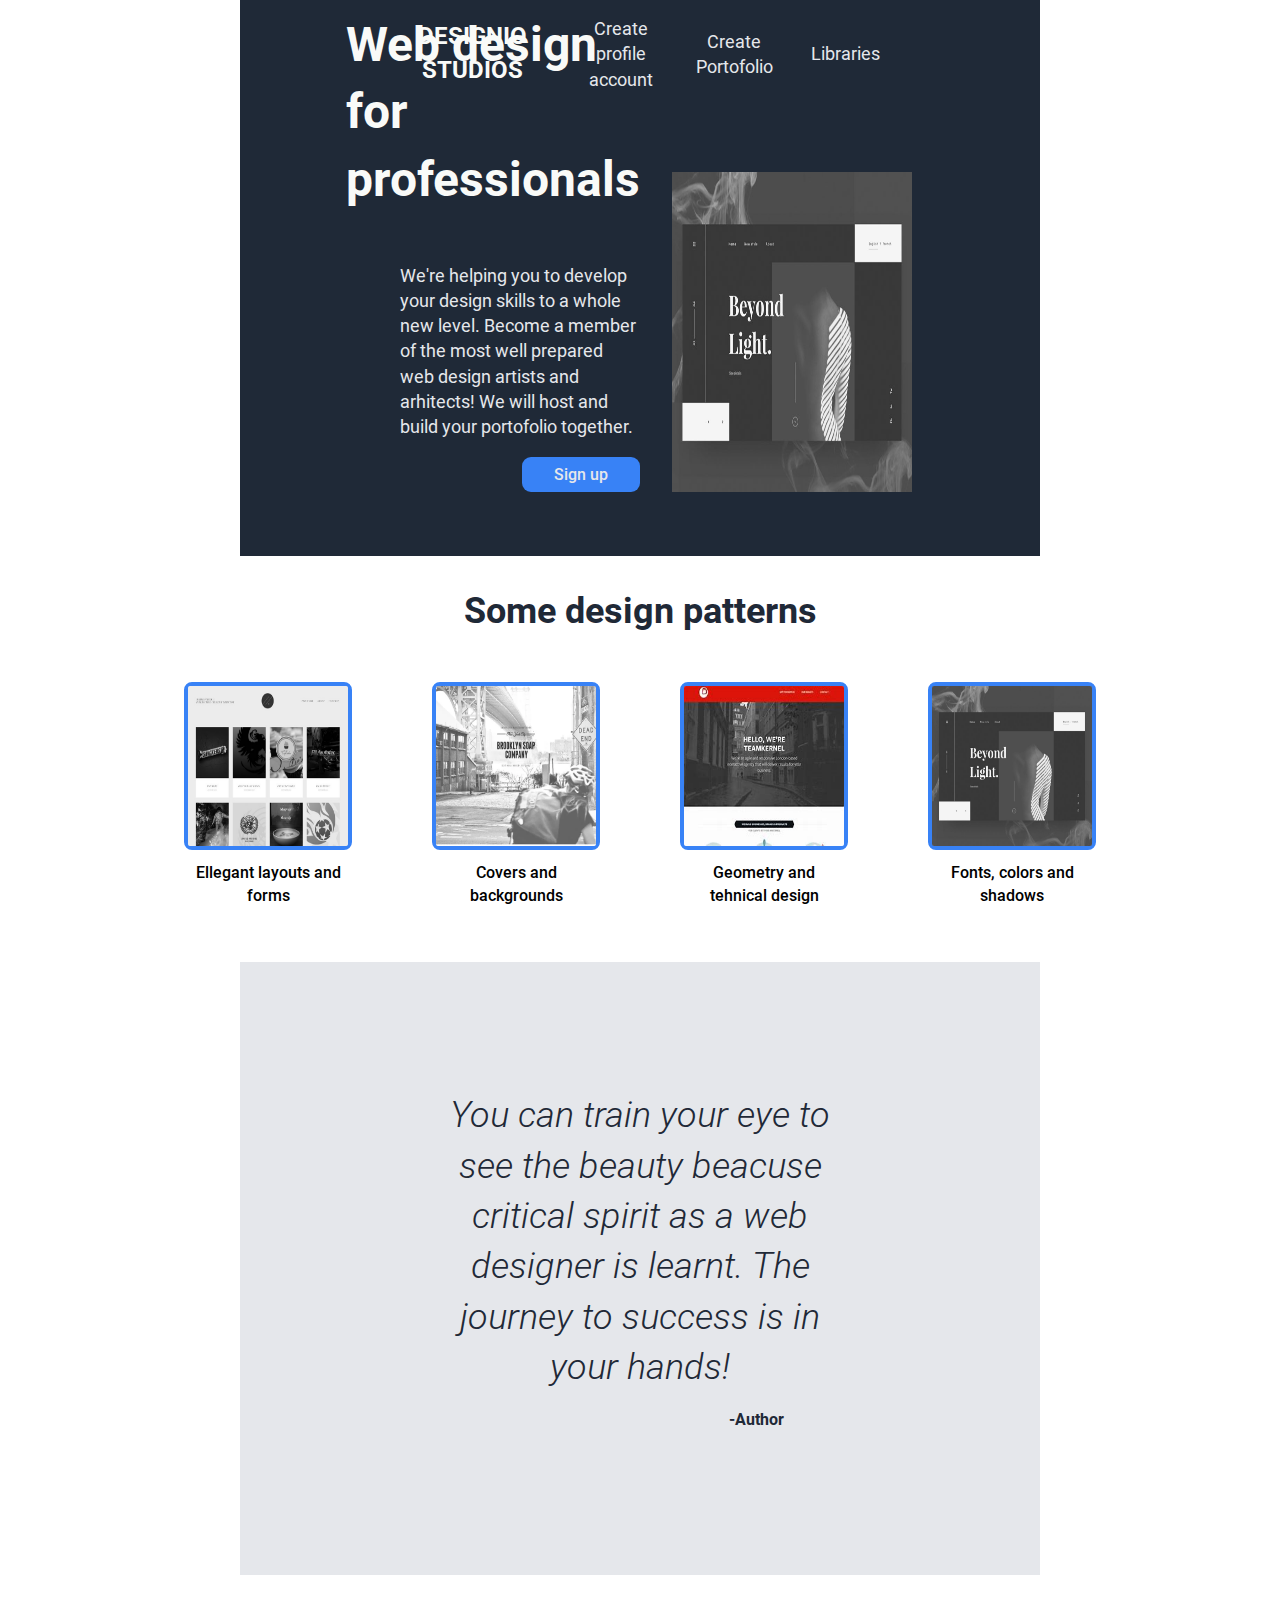
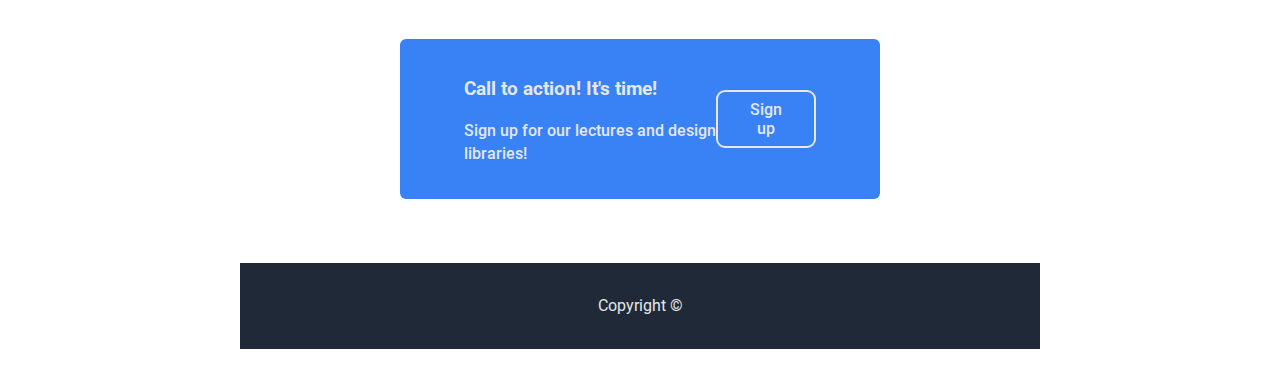
<file: index.html>
<!DOCTYPE html>
<html lang="en">
  <head>
    <meta charset="UTF-8" />
    <meta http-equiv="X-UA-Compatible" content="IE=edge" />
    <meta name="viewport" content="width=device-width, initial-scale=1.0" />
    <link
      href="https://fonts.googleapis.com/css2?family=Open+Sans&family=Roboto:wght@400;500&display=swap"
      rel="stylesheet"
    />
    <link rel="stylesheet" href="index.css" />
    <title>Main CSS Project</title>
  </head>

  <body>
    <header class="header">
      <div class="header-nav">
        <h2 class="header-logo_text">DESIGNIO STUDIOS</h2>
        <nav class="main-nav">
          <ul>
            <li>
              <a class="link-text" href="pages/about.html"
                >Create profile account</a
              >
            </li>
            <li>
              <a class="link-text" href="pages/portofolio.html"
                >Create Portofolio</a
              >
            </li>
            <li>
              <a class="link-text" href="#">Libraries</a>
            </li>
          </ul>
        </nav>
      </div>

      <div class="section_hero">
        <div class="hero_text-box">
          <h1 class="heading-primary">Web design for professionals</h1>
          <p class="heading-secondary">
            We're helping you to develop your design skills to a whole new
            level. Become a member of the most well prepared web design artists
            and arhitects! We will host and build your portofolio together.
          </p>
          <a href="3"><button class="sign_up-btn btn">Sign up</button></a>
        </div>
        <div class="hero-img">
          <img src="assets/black-white-web-ui-31.jpg" alt="A design " />
        </div>
      </div>
    </header>

    <main>
      <section class="section_info">
        <h2 class="section_info-heading">Some design patterns</h2>
        <div class="info-boxes">
          <figure class="box-fig">
            <img src="assets/bwg03.jpg " alt="a web design structure" />
            <figcaption>Ellegant layouts and forms</figcaption>
          </figure>
          <figure class="box-fig">
            <img src="assets/bwg09.webp" alt="design formula" />
            <figcaption>Covers and backgrounds</figcaption>
          </figure>
          <figure class="box-fig">
            <img src="assets/OIP (1).jfif" alt="design layout 2" />
            <figcaption>Geometry and tehnical design</figcaption>
          </figure>
          <figure class="box-fig">
            <img
              src="assets/black-white-web-ui-31.jpg"
              alt="fonts and spaces design"
            />
            <figcaption>Fonts, colors and shadows</figcaption>
          </figure>
        </div>
      </section>

      <section class="section_testimonial">
        <div class="testimony-text">
          You can train your eye to see the beauty beacuse critical spirit as a
          web designer is learnt. The journey to success is in your hands!
        </div>
        <p class="author">-Author</p>
      </section>

      <section class="section_call-to-action">
        <div>
          <h3>Call to action! It's time!</h3>
          <p class="call_p">Sign up for our lectures and design libraries!</p>
        </div>
        <div class="subscripe_btn">
          <a href="3"><button class="btn call_btn">Sign up</button></a>
        </div>
      </section>
      <footer class="footer">Copyright ©</footer>
    </main>
  </body>
</html>
</file>
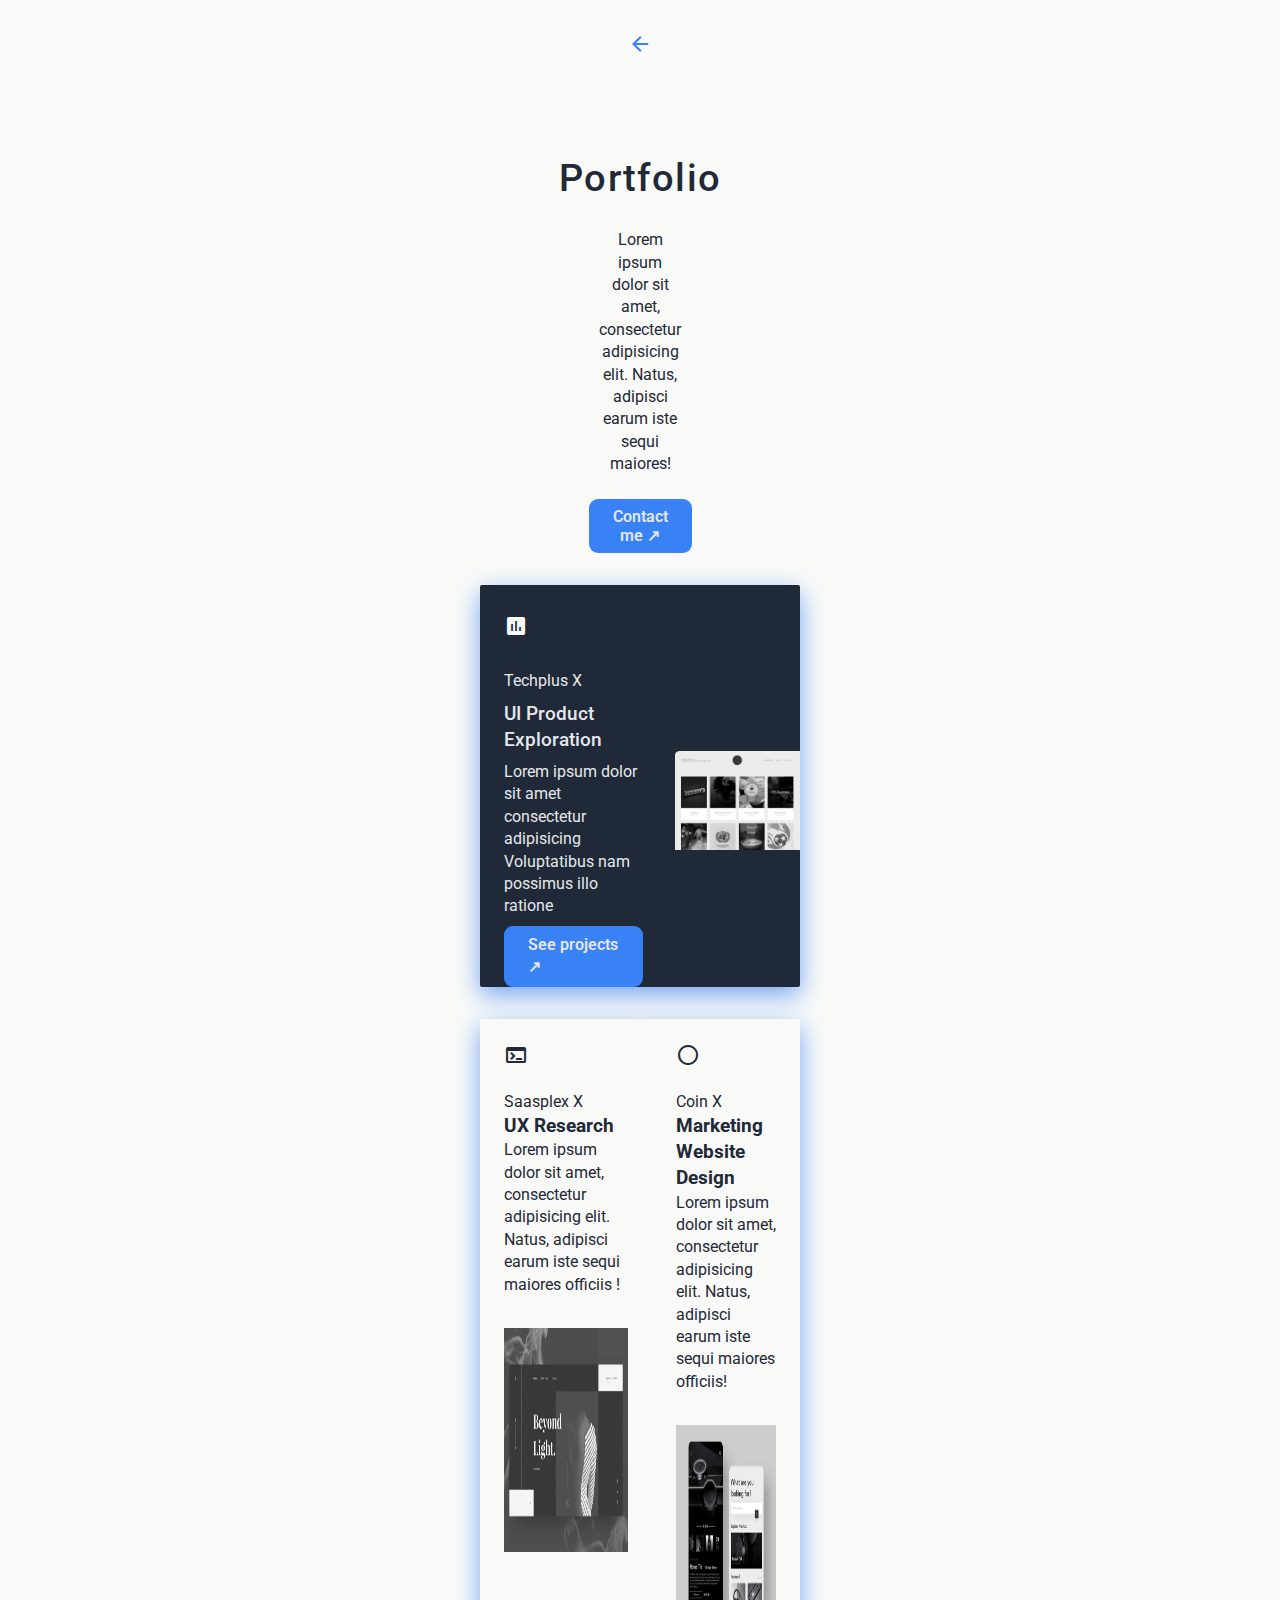
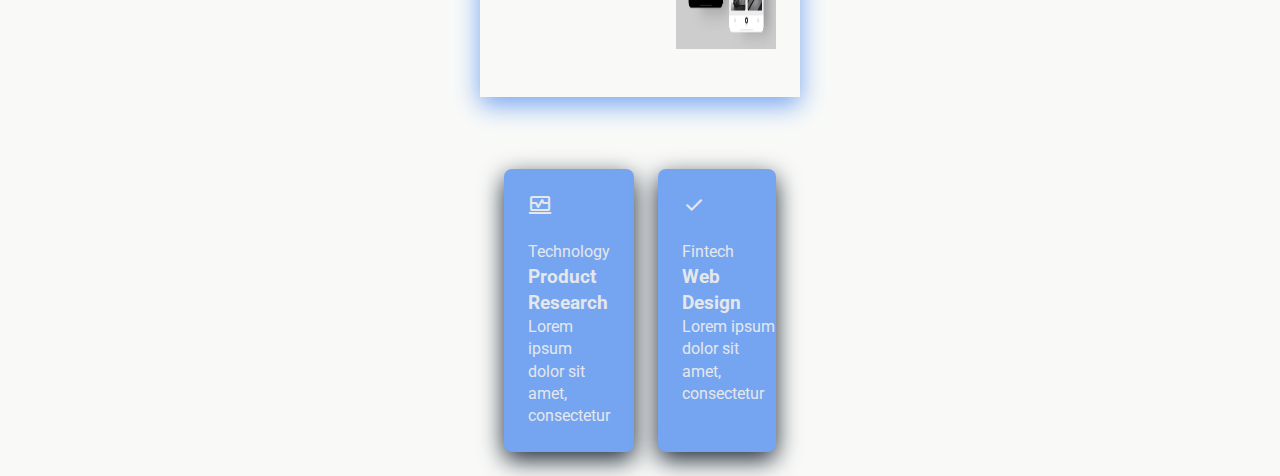
<file: pages/portofolio.html>
<!DOCTYPE html>
<html lang="en">
  <head>
    <meta charset="UTF-8" />
    <meta http-equiv="X-UA-Compatible" content="IE=edge" />
    <meta name="viewport" content="width=device-width, initial-scale=1.0" />
    <title>Assignment 3 - FLEXBOX</title>
    <link rel="stylesheet" href="portofolio.css" />
    <link
      href="https://fonts.googleapis.com/icon?family=Material+Icons"
      rel="stylesheet"
    />
    <link
      href="https://fonts.googleapis.com/css2?family=Open+Sans&family=Roboto&display=swap"
      rel="stylesheet"
    />
    <link rel="preconnect" href="https://fonts.googleapis.com" />
    <link rel="preconnect" href="https://fonts.gstatic.com" crossorigin />
    <link
      href="https://fonts.googleapis.com/css2?family=Open+Sans&family=Roboto:wght@400;500&display=swap"
      rel="stylesheet"
    />
    <link
      rel="stylesheet"
      href="https://fonts.googleapis.com/css2?family=Material+Symbols+Outlined:opsz,wght,FILL,GRAD@20..48,100..700,0..1,-50..200"
    />
  </head>
  <body>
    <header>
      <a href="../index.html"
        ><span class="material-icons" id="arrow"> arrow_back </span></a
      >
      <h1>Portfolio</h1>
      <p>
        Lorem ipsum dolor sit amet, consectetur adipisicing elit. Natus,
        adipisci earum iste sequi maiores!
      </p>
      <a href="#"
        ><button type="button" class="btn btn-contact">Contact me ↗</button>
      </a>
    </header>
    <main>
      <section class="section-1">
        <div class="section-1_body">
          <div class="ui_ux">
            <span class="material-icons" id="asses-icon"> assessment </span>
            <p>Techplus X</p>
            <h3 class="UI_H3">UI Product Exploration</h3>
            <p>
              Lorem ipsum dolor sit amet consectetur adipisicing Voluptatibus
              nam possimus illo ratione
            </p>
            <a href="#"><buton class="btn">See projects ↗</buton></a>
          </div>
          <!--  -->
          <div>
            <img
              class="portofolio_ph"
              alt="Ui design"
              src="../assets/bwg03.jpg"
            />
          </div>
        </div>
      </section>
      <section class="section-2">
        <div class="middle-layout">
          <div class="block-1">
            <span class="material-symbols-outlined" id="asses-icon">
              terminal
            </span>
            <p>Saasplex X</p>
            <h3>UX Research</h3>
            <p>
              Lorem ipsum dolor sit amet, consectetur adipisicing elit. Natus,
              adipisci earum iste sequi maiores officiis !
            </p>

            <img
              class="img-size"
              alt="design"
              src="../assets/black-white-web-ui-31.jpg"
            />
          </div>

          <div class="block-2">
            <span class="material-symbols-outlined" id="asses-icon">
              radio_button_unchecked
            </span>
            <p>Coin X</p>
            <h3>Marketing Website Design</h3>
            <p>
              Lorem ipsum dolor sit amet, consectetur adipisicing elit. Natus,
              adipisci earum iste sequi maiores officiis!
            </p>

            <img
              class="img-size"
              alt="dsign-plus"
              src="../assets/588942cc9840377d4ec8f8947f225d8c.jpg"
            />
          </div>
        </div>
      </section>
      <!--  -->
      <section class="section-3">
        <div class="block-3">
          <span class="material-symbols-outlined" id="asses-icon">
            browse_activity
          </span>
          <p>Technology</p>
          <h3>Product Research</h3>
          <p>Lorem ipsum dolor sit amet, consectetur</p>
        </div>
        <div class="block-4">
          <span class="material-symbols-outlined" id="asses-icon"> done </span>
          <p>Fintech</p>
          <h3>Web Design</h3>
          <p>Lorem ipsum dolor sit amet, consectetur</p>
        </div>
      </section>
    </main>
  </body>
</html>
</file>
<file: index.css>
@font-face {
  font-family: "Roboto";
  src: url(Roboto/Roboto-Medium.ttf);
}

@font-face {
  font-family: "Roboto-Regular";
  src: url(Roboto/Roboto-Regular.ttf);
}

@font-face {
  font-family: "Roboto-LigthItalic";
  src: url(Roboto/Roboto-LightItalic.ttf);
}

@font-face {
  font-family: "Roboto-Light";
  src: url(Roboto/Roboto-Light.ttf);
}

@font-face {
  font-family: "Roboto-Bold";
  src: url(Roboto/Roboto-Bold.ttf);
}

@font-face {
  font-family: "Roboto-Thin";
  src: url(Roboto/Roboto-Thin.ttf);
}

/* COLORS AND COLORS*/
/* #1F2937  -HERO/ FOOTER */
/* 48px extra-bold #F9FAF8; */
/* 18px #E5E7EB */
/* 24px #F9FAF8 */
/* ##3882F6 */
/* 36px extra-bold #1F2937 */
#E5E7EB
/* 36px ligth italic #1F2937 */

/* ////////////////////////////////////// */
* {
  padding: 0;
  margin: 0;
  box-sizing: border-box;
}

body {
  font-family: "Roboto", sans-serif;
  line-height: 1.4;
  font-weight: 400;

  background-color: white;
  margin: 0 15rem;
}

header {
  padding: 0 10rem;
  background-color: #1f2937;
  position: relative;
}

.header-nav {
  display: flex;
  justify-content: space-between;
  align-items: center;
  text-align: center;
}

.header-logo_text {
  font-size: 24px;
  color: #f9faf8;
}

nav ul {
  display: flex;
  flex-direction: row;
  justify-content: space-around;
  align-items: center;
  gap: 2.4rem;
}

li {
  list-style: none;
}

a {
  text-decoration: none;
}

.link-text {
  font-family: "Roboto-Regular";
  font-size: 18px;
  color: #e5e7eb;
}

/* ///////////////////////////// */
/* SECTION-HERO */
.section_hero {
  display: grid;
  grid-template-columns: 50% 50%;
  grid-auto-rows: 20rem;
  gap: 2rem;

  max-height: 20rem;
  background-color: #1f2937;

  padding: 4rem 0;
}

.hero_text-box {
  display: flex;
  flex-direction: column;
  grid-template-rows: center;
  justify-content: flex-end;

  align-items: flex-end;
}

.heading-primary {
  font-size: 48px;
  font-family: "Roboto-Bold";
  color: #f9faf8;
}

.heading-secondary {
  font-family: "Roboto-Regular";
  font-size: 18px;
  color: #e5e7eb;
}

.hero-img img {
  /* background-size: cover; */
  /* object-fit: cover; */
  width: 100%;
  height: 100%;
}

/* SECTION INFO */
.section_info {
  padding: 0rem 0 6rem 0;
}

.info-boxes {
  display: flex;
  align-items: center;
  justify-content: center;
}

.info-boxes figure {
  display: flex;
  flex-direction: column;
  justify-content: space-between;
  gap: 1rem;

  width: 10rem;
  height: 10rem;
}

figure {
  width: 100%;
  height: auto;
  background-size: cover;
  background-repeat: no-repeat;
  background-position: center;
}

.box-fig img {
  border-radius: 2px;
  min-width: 100%;
  min-height: 100%;
  width: auto;
  height: auto;
}

.box-fig {
  border: 4px solid #3882f6;
  border-radius: 8px;
}

figcaption {
  text-align: center;
}

.section_info-heading {
  display: flex;
  justify-content: center;
  align-items: center;
  text-align: center;

  font-size: 36px;
  font-family: "Roboto-Bold";
  color: #1f2937;
}

/* SECTION testimonial */
.section_testimonial {
  display: flex;
  flex-direction: column;
  justify-content: center;
  align-items: center;
  text-align: center;

  background-color: #e5e7eb;
  padding: 8rem 12rem;
}

.testimony-text {
  font-size: 36px;
  font-family: "Roboto-LigthItalic";
  font-weight: lighter;
  color: #1f2937;
}

.author {
  font-family: "Roboto-Bold";
  color: #1f2937;
  align-self: flex-end;
  margin-right: 4rem;
}

/* SECTION CALL */
.section_call-to-action {
  background-color: #3882f6;
  color: #e5e7eb;
  margin: 4rem 10rem;
  padding: 4rem 4rem;
  border-radius: 6px;

  height: 2rem;
  display: flex;
  justify-content: space-around;
  align-items: center;
}

.call-action .call_p {
  color: #e5e7eb;
  font-weight: 200;
}

/* FOOTER */

.footer {
  font-family: "Roboto-Regular";
  display: flex;
  justify-content: center;
  padding: 2rem 0;
  background-color: #1f2937;
  color: #e5e7eb;

  margin-bottom: 2rem;
}

p {
  color: #e5e7eb;
}

.btn {
  display: inline-block;
  align-self: flex-start;

  text-decoration: none;
  font-size: 1rem;
  padding: 0.5rem 2rem;
  border-radius: 9px;

  border: none;
  cursor: pointer;
  font-family: inherit;
}

.btn:link,
.btn:visited,
.btn:hover,
.btn:active {
  background-color: #e5e7eb;
  color: #3882f6;
}

.sign_up-btn {
  background-color: #3882f6;
  color: #e5e7eb;
}

.call_btn {
  background-color: #3882f6;
  color: #e5e7eb;
  border: #e5e7eb 2px solid;
}
</file>
<file: pages/portofolio.css>
* {
  padding: 0;
  margin: 0;
  box-sizing: border-box;
}

body {
  font-family: "Roboto", "Roboto-Regular", sans-serif;

  line-height: 1.4;
  font-weight: 400;
  color: #1f2937;
  background-color: #f9faf8;
  margin: 0 30rem;
}

header {
  display: flex;
  flex-direction: column;
  justify-content: space-around;
  align-items: center;
  text-align: center;
  gap: 1.5rem;
  padding: 2rem 10rem;
  position: relative;
}

h1 {
  font-size: 38px;
  font-weight: 500;
  letter-spacing: 1.4px;
}

#arrow {
  color: #3882f6;
}

.material-icons {
  font-family: "Material Icons";
  font-weight: normal;
  font-style: normal;
  font-size: 42px;
  line-height: 1;
  letter-spacing: normal;
  text-transform: none;
  display: inline-block;
  white-space: nowrap;
  word-wrap: normal;

  height: 6rem;
  border-radius: 6px;
  color: #f9faf8;
}

.section-1_body {
  display: flex;
  justify-content: space-between;
  align-items: center;
  border-radius: 8px;
  box-shadow: #75a5f1 0px 8px 24px;
  background-color: #1f2937;
  padding-top: 1.8rem;
  margin-bottom: 2rem;
  border-radius: 2px;
}

.ui_ux {
  background-color: #1f2937;
  color: #e5e7eb;
  display: flex;
  flex-direction: column;
  justify-content: space-between;
  align-items: flex-start;
  gap: 0.5rem;
  margin-left: 1.5rem;
  padding-right: 2rem;

  max-width: 30rem;
}

.UI_H3 {
  font-weight: 500;
}

#asses-icon {
  height: 3rem;
  width: 4rem;
  border-radius: 20px;
}

.portofolio_ph {
  border-radius: 4% 0% 0% 0%;
  display: block;

  width: 100%;
  height: auto;
  background-size: cover;
  background-repeat: no-repeat;
  background-position: center;
}

.middle-layout {
  display: grid;
  grid-template-columns: 1fr 1fr;
  gap: 1.5rem;
  padding-bottom: 1.5rem;
  margin-bottom: 3rem;

  box-shadow: #75a5f1 0px 8px 24px;
}

/*  */
.block-1 {
  border-radius: 8px;
  background-color: #f9faf8;

  display: flex;
  flex-direction: column;
  justify-content: baseline;
  padding-left: 1.5rem;
  padding-top: 1.5rem;
}

.block-2 {
  background-color: #f9faf8;
  border-radius: 8px;

  display: flex;
  flex-direction: column;
  justify-content: baseline;
  padding: 1.5rem 1.5rem;
}

.section-3 {
  display: grid;
  grid-template-columns: 1fr 1fr;
  gap: 1.5rem;
  padding: 1.5rem 1.5rem;
}

.block-3 {
  background-color: #75a5f1;
  color: #e5e7eb;
  box-shadow: #1f2937 0px 8px 24px;

  border-radius: 8px;
  display: flex;
  flex-direction: column;
  justify-content: flex-start;
  padding: 1.5rem 1.5rem;
}

/* .material-symbols-outlined {
  display: block;
  padding: 2rem 0;
} */

.block-4 {
  background-color: #75a5f1;
  color: #e5e7eb;
  box-shadow: #1f2937 0px 8px 24px;

  border-radius: 8px;
  display: flex;
  flex-direction: column;
  justify-content: flex-start;
  padding-left: 1.5rem;
  padding-top: 1.5rem;
}
/*  */

.img-size {
  padding-top: 2rem;
  width: 100%;
  height: 16rem;
}

.btn {
  display: inline-block;
  align-self: flex-start;
  text-decoration: none;
  font-size: 1rem;
  font-weight: 600;
  padding: 0.5rem 1.5rem;
  border-radius: 9px;

  border: none;
  cursor: pointer;
  font-family: inherit;

  background-color: #3882f6;
  color: #e5e7eb;
}

.btn:link,
.btn:visited,
.btn:hover,
.btn:active {
  background-color: #e5e7eb;
  color: #3882f6;
}

/* //////////////////////////////////////////// */
</file>
